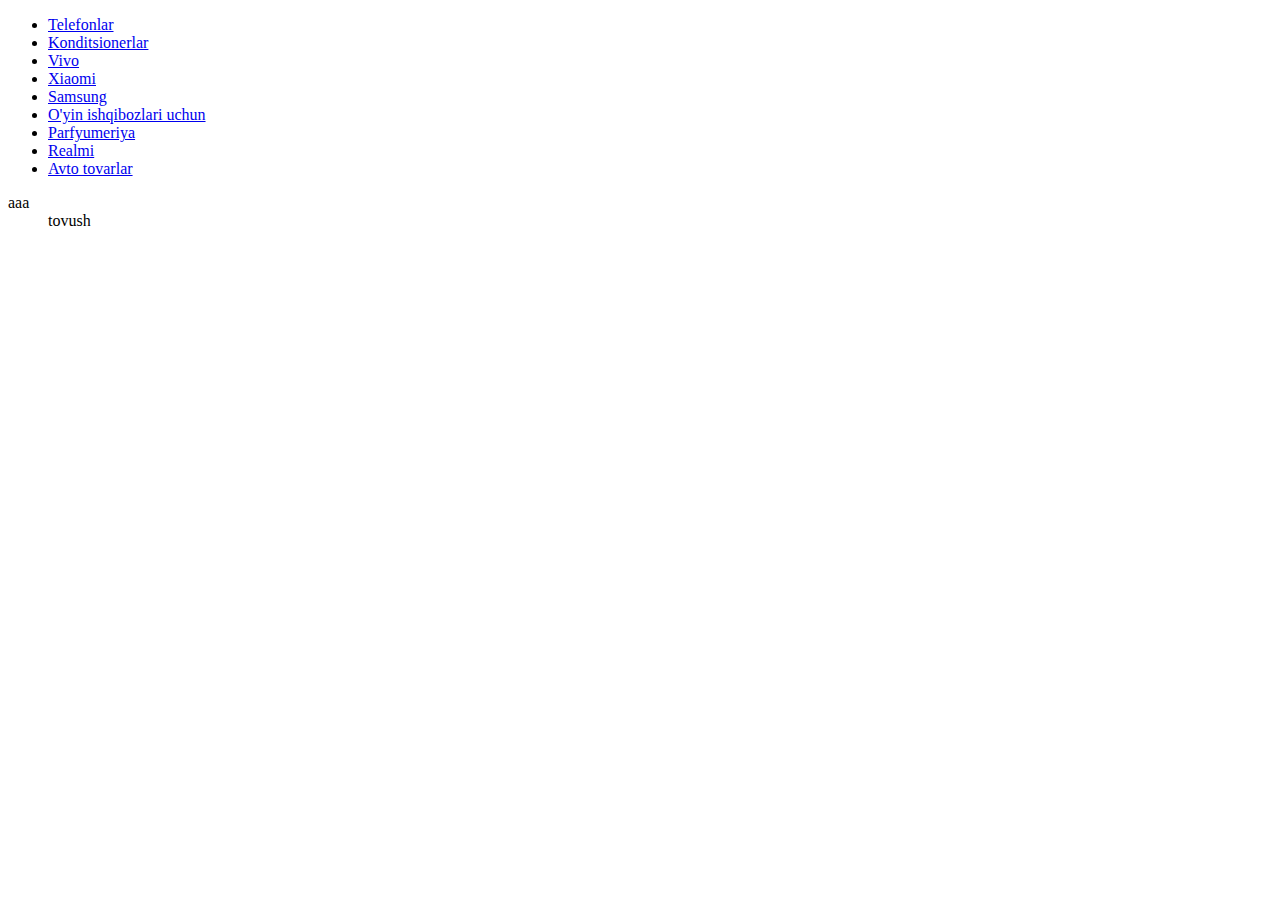
<file: 002/index.html>
<!DOCTYPE html>
<html lang="en">
<head>
    <meta charset="UTF-8">
    <meta name="viewport" content="width=device-width, initial-scale=1.0">
    <title>Document</title>
</head>
<body>
    <ul>
        <li><a href="#">Telefonlar</a></li>
        <li><a href="#">Konditsionerlar</a></li>
        <li><a href="#">Vivo</a></li>
        <li><a href="#">Xiaomi</a></li>
        <li><a href="#">Samsung</a></li>
        <li><a href="#">O'yin ishqibozlari uchun</a></li>
        <li><a href="#">Parfyumeriya</a></li>
        <li><a href="#">Realmi</a></li>
        <li><a href="#">Avto tovarlar</a></li>
    </ul>
    <dl>
        <dt>aaa</dt>
        <dd>tovush</dd>
    </dl>
</body>
</html>
</file>
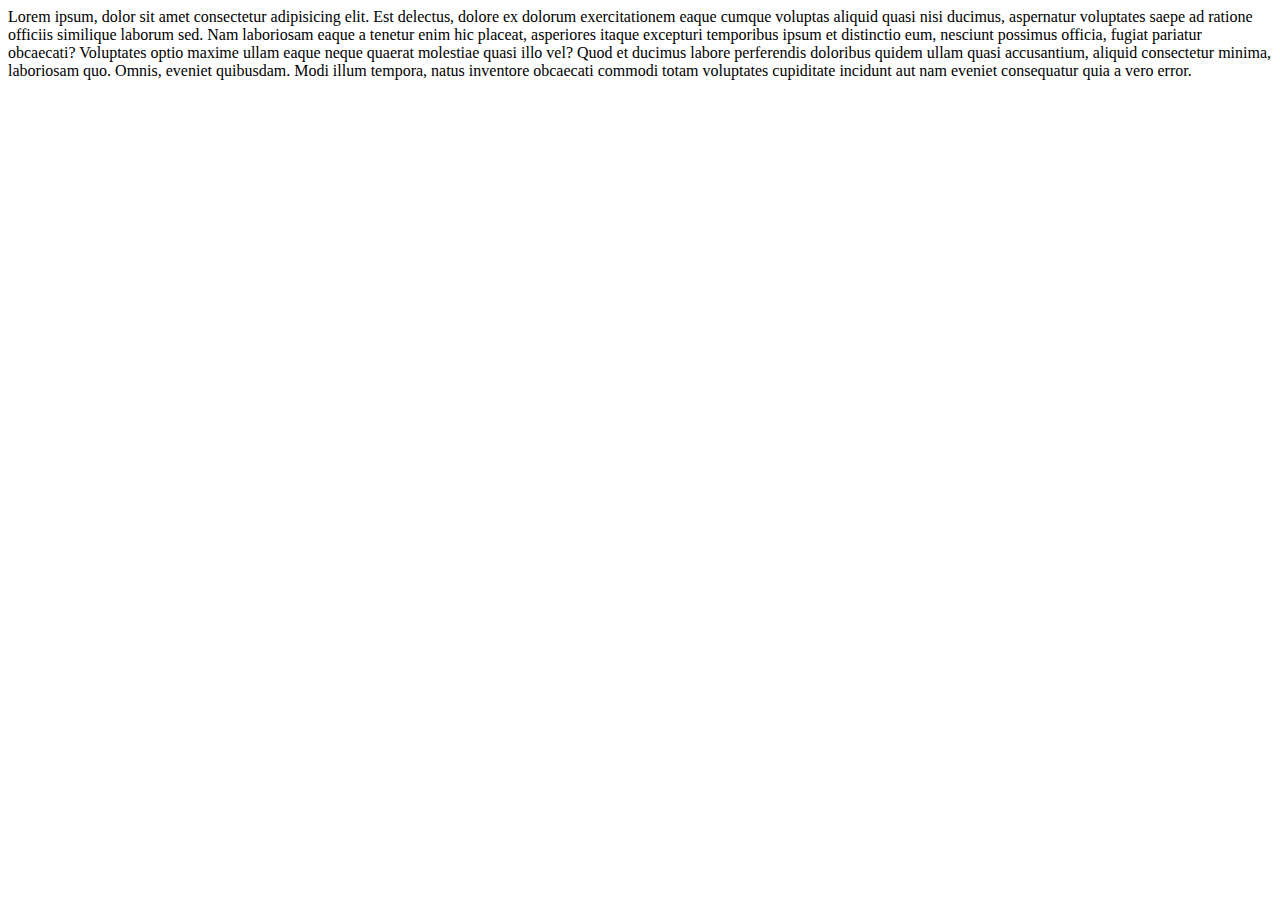
<file: demo-photo_gallery/index.html>
<!DOCTYPE html>
<html lang="en">
<head>
    <meta charset="UTF-8">
    <meta name="viewport" content="width=device-width, initial-scale=1.0">
    <title>Image Gallery</title>
</head>
<body>
    Lorem ipsum, dolor sit amet consectetur adipisicing elit. Est delectus, dolore ex dolorum exercitationem eaque cumque voluptas aliquid quasi nisi ducimus, aspernatur voluptates saepe ad ratione officiis similique laborum sed. Nam laboriosam eaque a tenetur enim hic placeat, asperiores itaque excepturi temporibus ipsum et distinctio eum, nesciunt possimus officia, fugiat pariatur obcaecati? Voluptates optio maxime ullam eaque neque quaerat molestiae quasi illo vel? Quod et ducimus labore perferendis doloribus quidem ullam quasi accusantium, aliquid consectetur minima, laboriosam quo. Omnis, eveniet quibusdam. Modi illum tempora, natus inventore obcaecati commodi totam voluptates cupiditate incidunt aut nam eveniet consequatur quia a vero error.
</body>
</html>
</file>
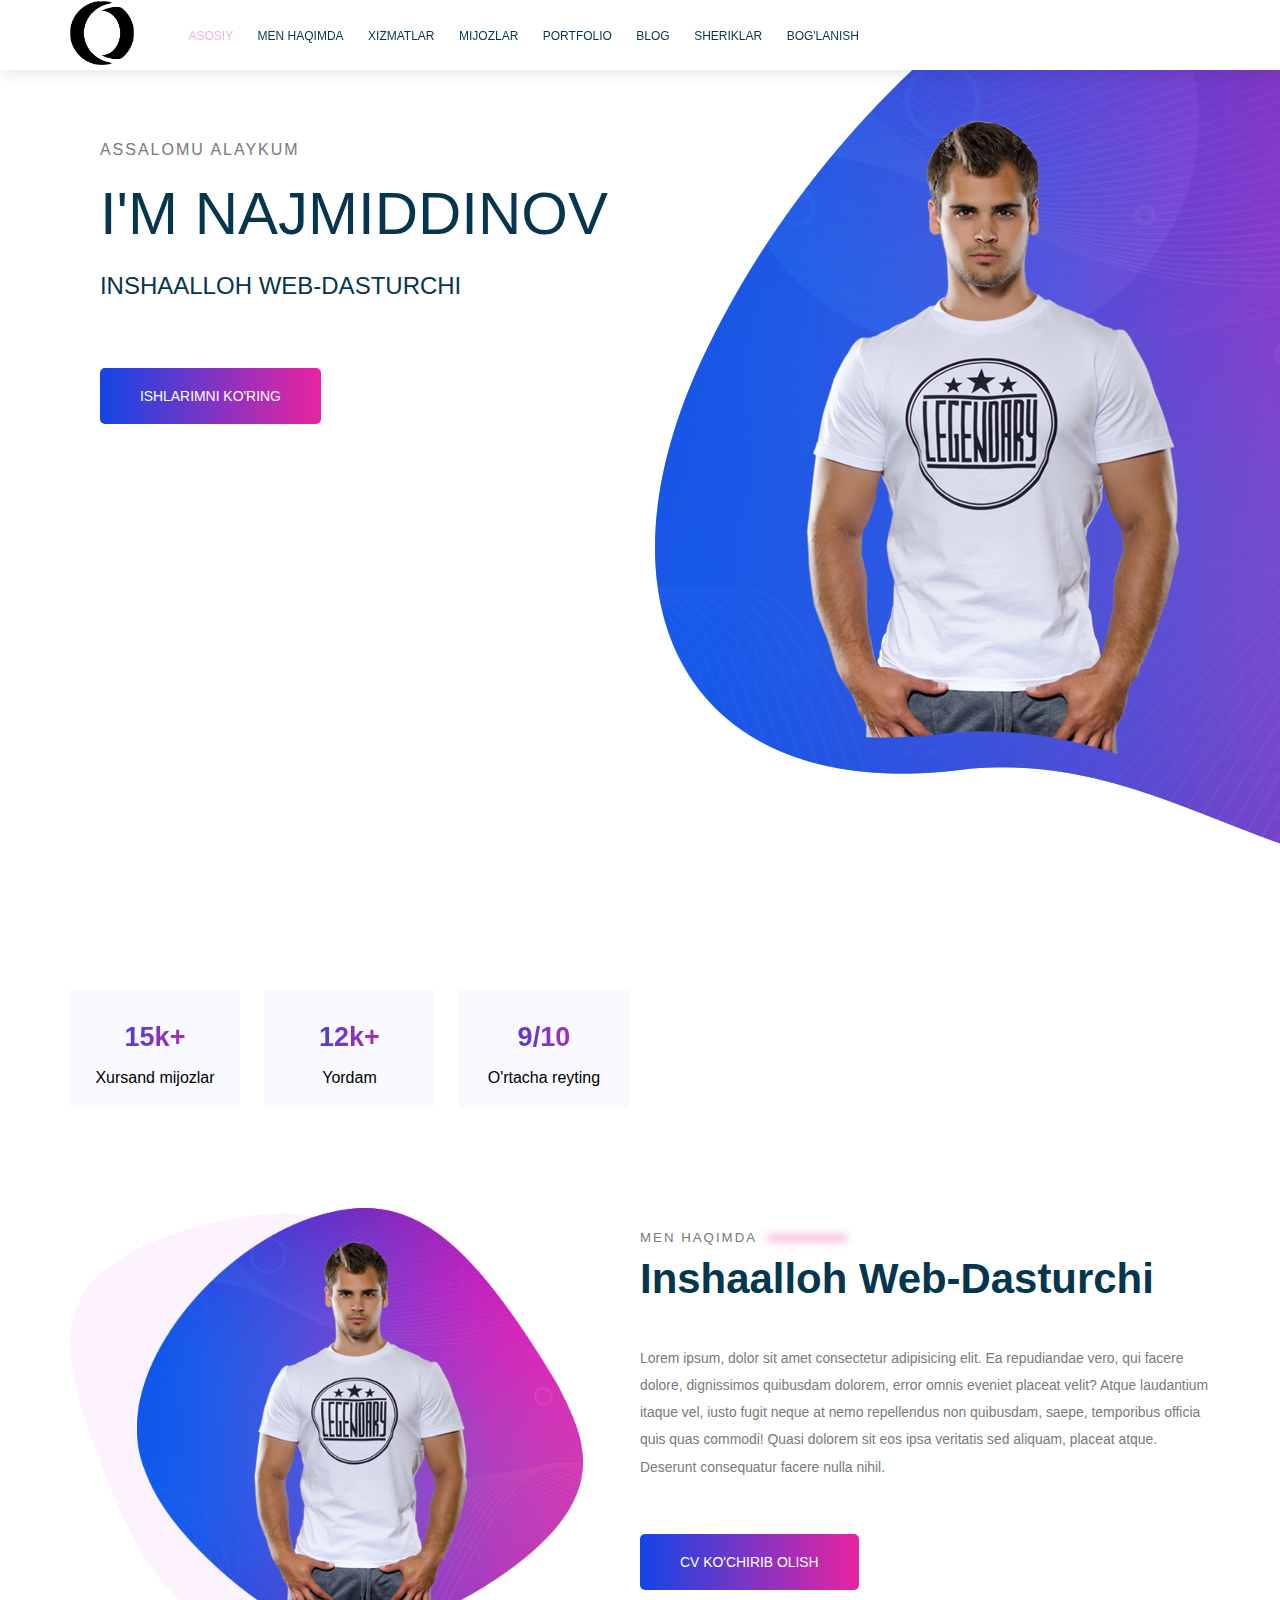
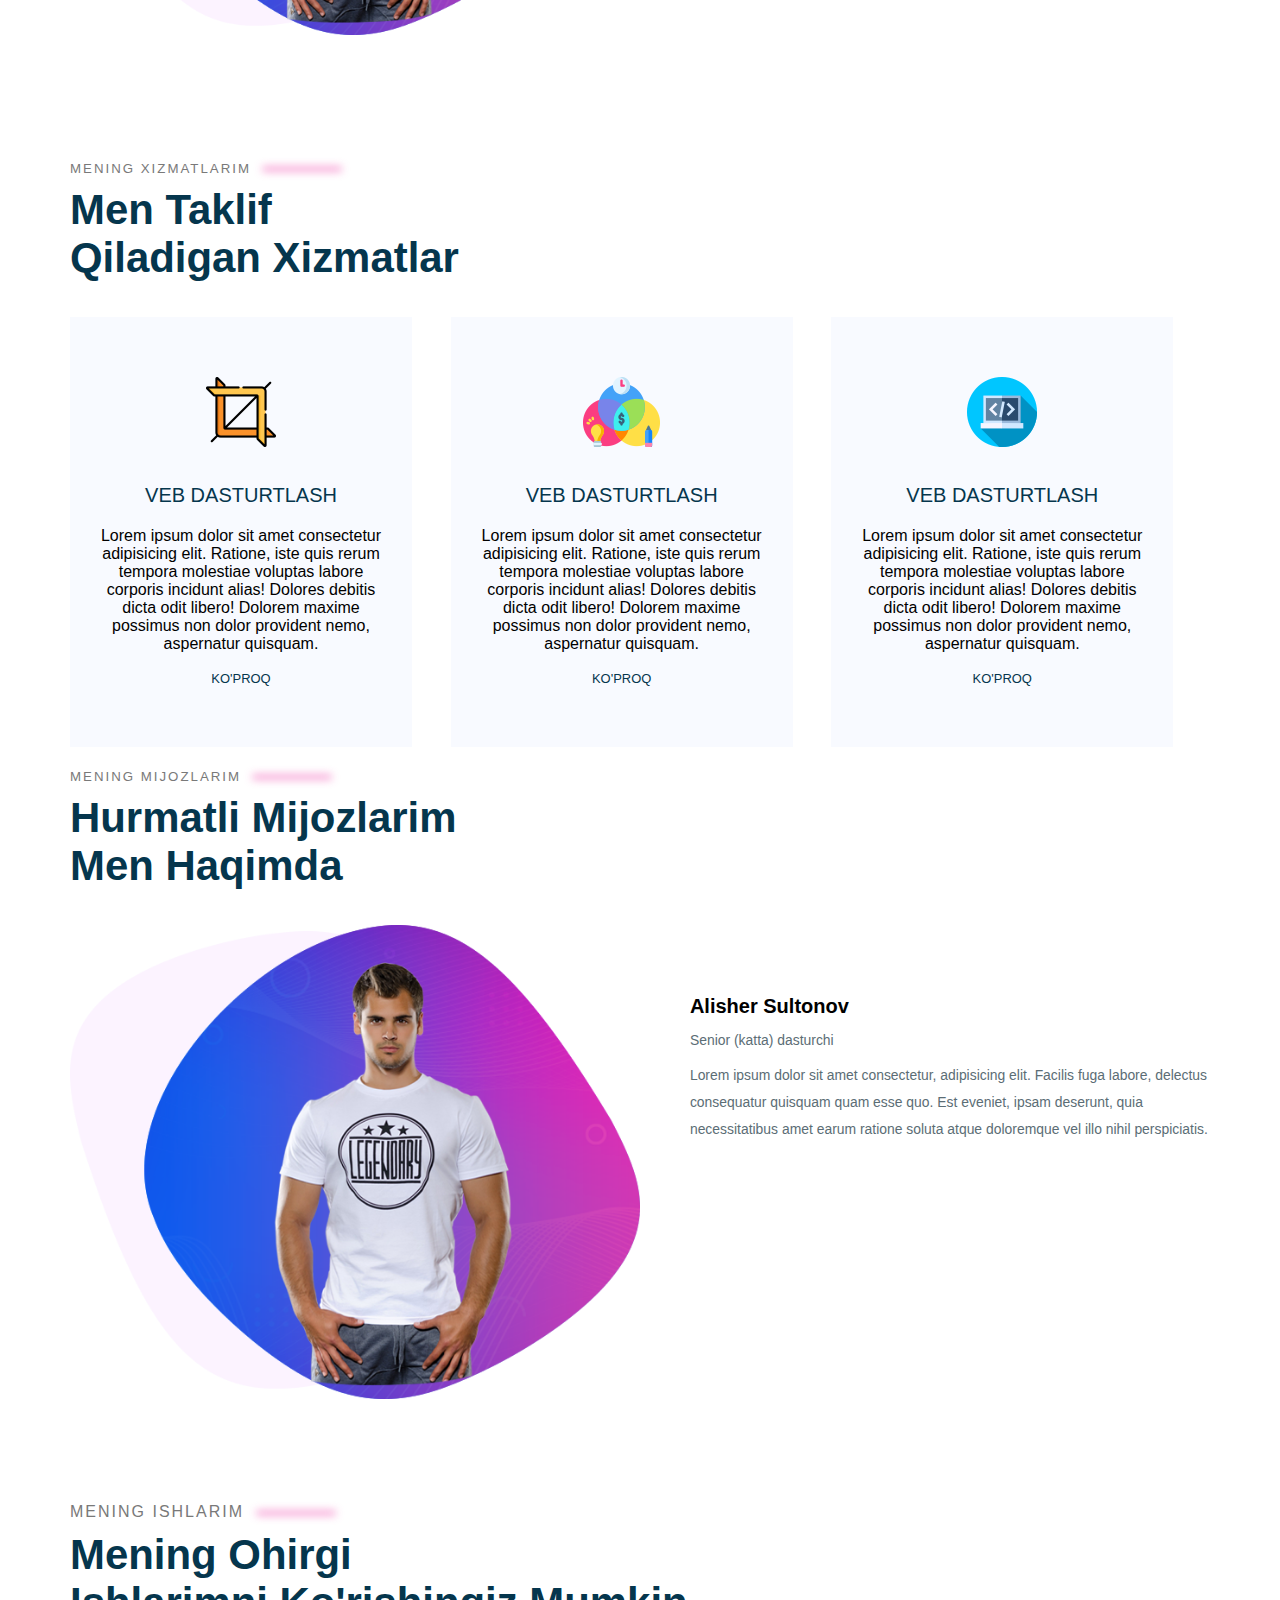
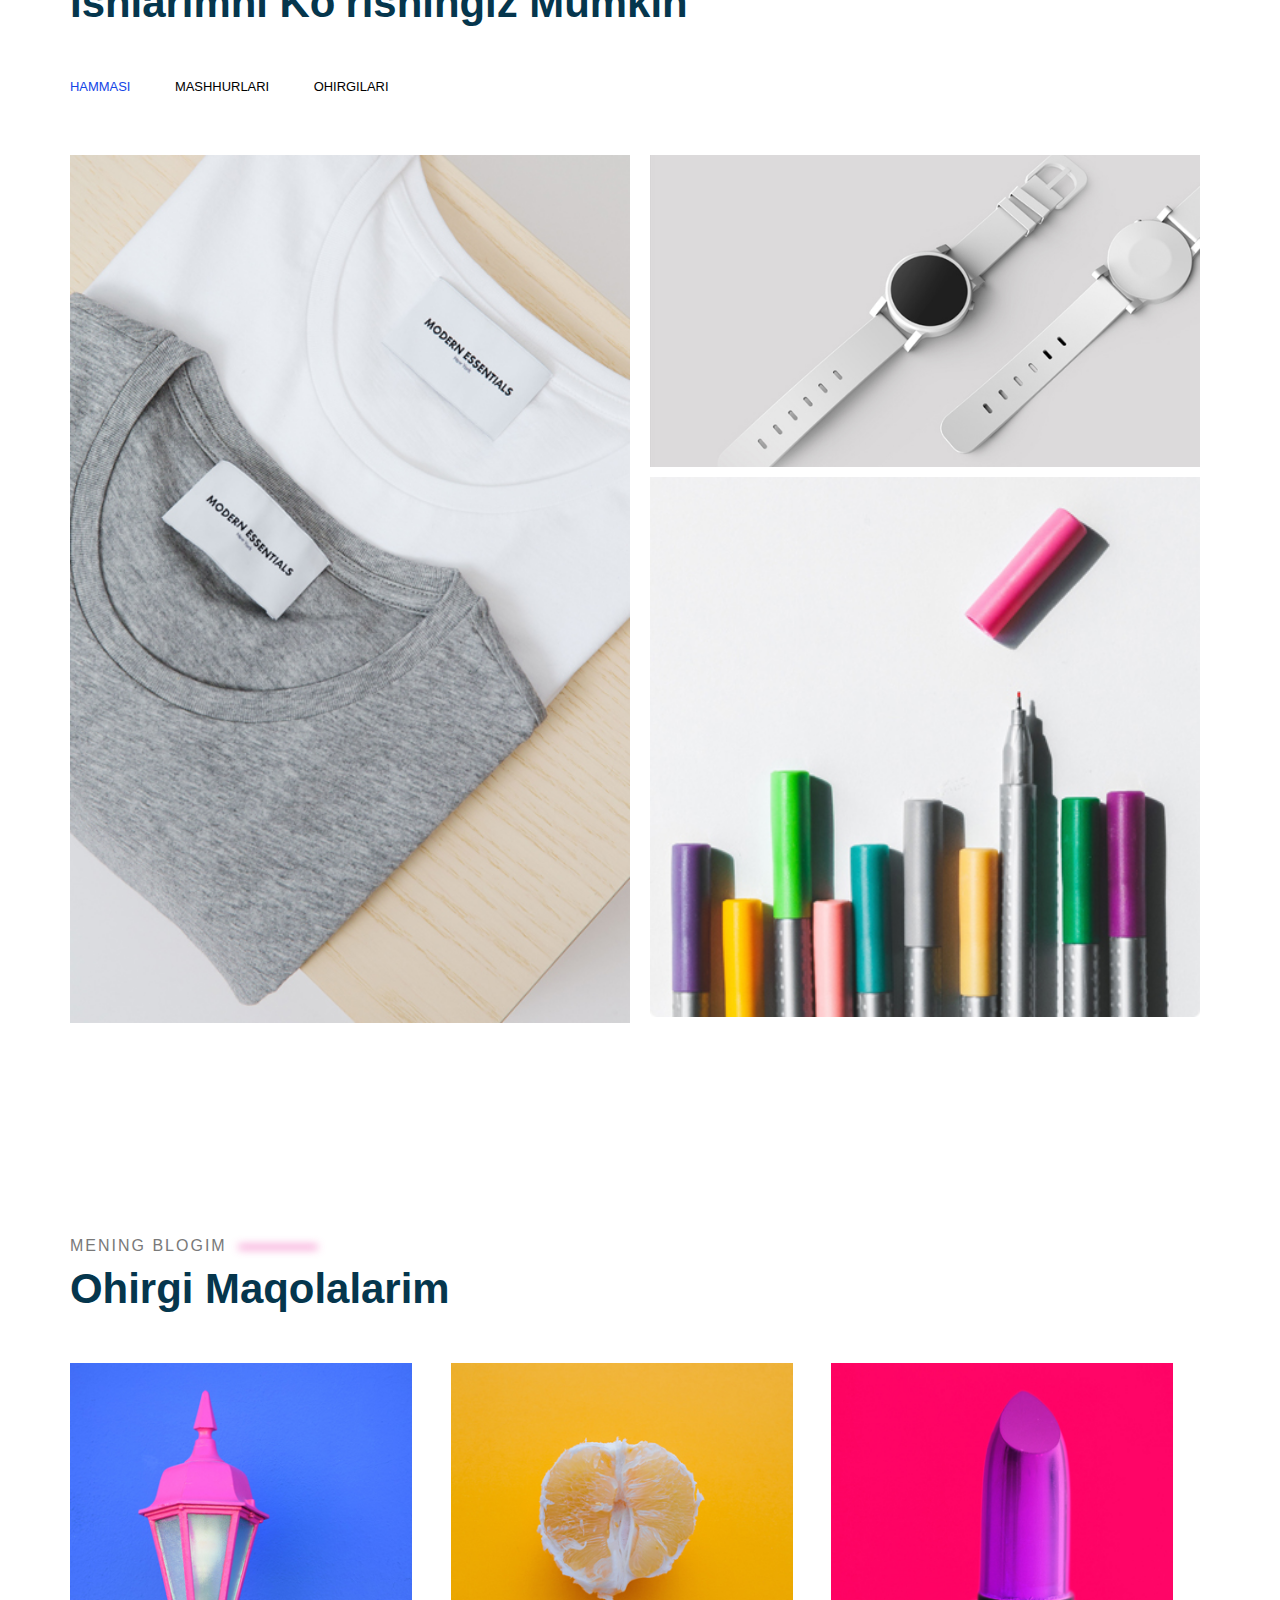
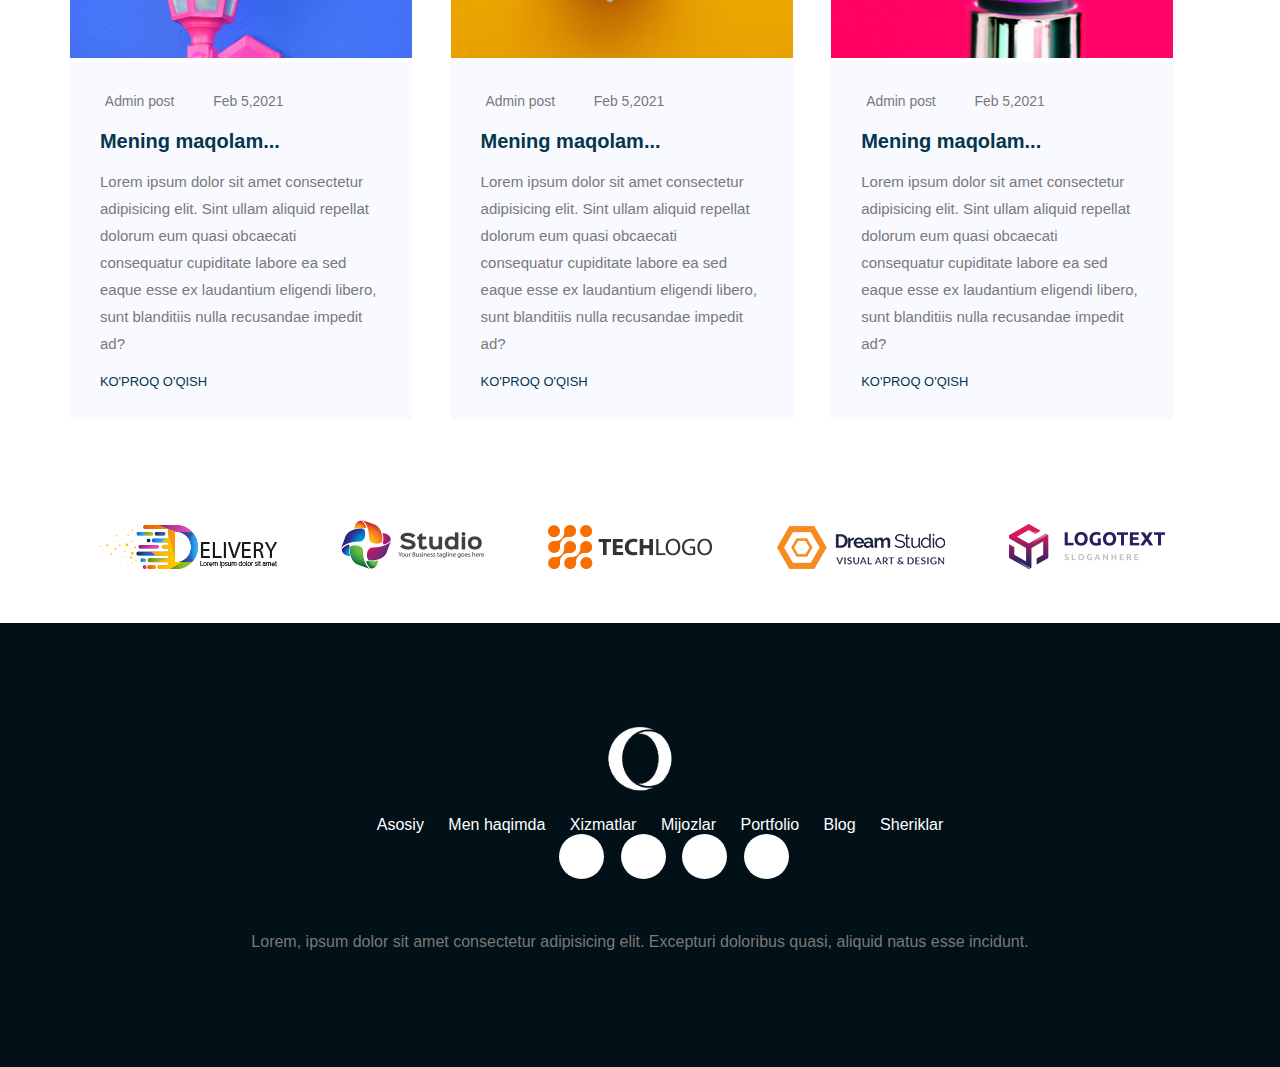
<file: LY/index.html>
<!DOCTYPE html>
<html lang="en">
<head>
    <meta charset="UTF-8">
    <meta http-equiv="X-UA-Compatible" content="IE=edge">
    <meta name="viewport" content="width=device-width, initial-scale=1.0">
    <link rel="stylesheet" href="./css/style.css">
    <link rel="stylesheet" href="./css/shared.css">
    <link rel="stylesheet" href="https://cdnjs.cloudflare.com/ajax/libs/font-awesome/6.3.0/css/all.min.css" integrity="sha512-SzlrxWUlpfuzQ+pcUCosxcglQRNAq/DZjVsC0lE40xsADsfeQoEypE+enwcOiGjk/bSuGGKHEyjSoQ1zVisanQ==" crossorigin="anonymous" referrerpolicy="no-referrer" />
    <title>LY</title>
</head>
<body>
  <!-- Header section -->
    <header class="main-header">
      <div class="container">
      <div class="main-header__brand">
        <a href="index.html">
          <img src="./Images/Logo.png" alt="Logo">
        </a>
      </div>
      <nav class="main-navigation">
          <ul class="main-navigation__items">
              <li class="main-navigation__item active">
                  <a href="./index.html">Asosiy</a>
              </li>
              <li class="main-navigation__item">
                  <a href="#">Men haqimda</a>
              </li>
              <li class="main-navigation__item">
                  <a href="#">Xizmatlar</a>
              </li>
              <li class="main-navigation__item">
                  <a href="#">Mijozlar</a>
              </li>
              <li class="main-navigation__item">
                  <a href="#">Portfolio</a>
              </li>
              <li class="main-navigation__item">
                  <a href="#">Blog</a>
              </li>
              <li class="main-navigation__item">
                  <a href="#">Sheriklar</a>
              </li>
              <li class="main-navigation__item">
                <a href="./contact.html">Bog'lanish</a>
              </li>
          </ul>
      </nav>
      </div>
    </header>
  <!-- /Header section -->

  <!-- Main section -->
  <div class="main-banner">
      <div class="container">
        <section id="main-section" class="main-section">
          <div class="main-section__info">
          <h4 class="main-section__welcome to-uppercase">Assalomu alaykum</h4>
          <h1 class="main-section__intrudiction to-uppercase">I'm Najmiddinov</h1>
          <h3 class="main-section__position to-uppercase">Inshaalloh web-dasturchi</h3>
          <div class="main-section__social-networks">
            <a href="https://youtube.com/olimjonnajmiddinov5739">
              <i class="fab fa-youtube"></i>
            </a>
            <a href="https://t.me/fbtuit_02_05_02">
              <i class="fab fa-telegram"></i>
            </a>
            <a href="https://instagram.com/olimjon_najmiddinov02">
              <i class="fa-brands fa-instagram"></i>
            </a>
            <a href="https://tiktok.com/@olimjonnajmiddin5">
              <i class="fa-brands fa-tiktok"></i>
            </a>
          </div>
          <button type="button" class="button main-section__action to-uppercase">
            Ishlarimni ko'ring
          </button>
          </div>
          <div class="main-section__image">
            <img src="./Images/me.png" alt="My image">
          </div>
        </section>
        <div class="clearfix"></div>
      </div>
  </div>
  <!-- /Main section -->

  <!-- Statistics -->
  <div class="container">
    <section id="statistics" class="statistics">
      <div class="statistics__item">
        <h3 class="statistics__number">
          15k+
        </h3>
        <p class="satatistics__title">
          Xursand mijozlar
        </p>
      </div>
      <div class="statistics__item">
        <h3 class="statistics__number">
          12k+
        </h3>
        <p class="satatistics__title">
          Yordam
        </p>
      </div>
      <div class="statistics__item">
        <h3 class="statistics__number">
          9/10
        </h3>
        <p class="satatistics__title">
          O'rtacha reyting
        </p>
      </div>
    </section>
  </div>
  <!-- /Statistics -->


  <!-- About me section -->
  <div class="container">
    <section id="about-me" class="about-me">
      <div class="about-me__image">
        <img src="./Images/about-me.png" alt="About me image">
      </div>
      <div class="about-me__info">
        <h5 class="section-subtitle">
          Men haqimda
          <span class="blur-line"></span>
        </h5>
        <h3 class="section-title">
          Inshaalloh web-dasturchi
        </h3>
        <p class="about-me__description">
          Lorem ipsum, dolor sit amet consectetur adipisicing elit. Ea repudiandae vero, qui facere dolore, dignissimos quibusdam dolorem, error omnis eveniet placeat velit? Atque laudantium itaque vel, iusto fugit neque at nemo repellendus non quibusdam, saepe, temporibus officia quis quas commodi! Quasi dolorem sit eos ipsa veritatis sed aliquam, placeat atque. Deserunt consequatur facere nulla nihil.
        </p>
        <button type="button" class="button to-uppercase about-me__action">
          CV ko'chirib olish
        </button>
      </div>
    </section>
    <div class="clearfix"></div>
  </div>
  <!-- /About me section -->

  <!-- Services section -->
  <div class="container">
    <section id="services" class="services">
      <h5 class="section-subtitle">
        Mening xizmatlarim
        <span class="blur-line"></span>
      </h5>
      <h2 class="section-title">
        Men taklif <br>
        qiladigan xizmatlar
      </h2>
      <div class="services__card">
        <div class="service-card">
          <img class="service-card__icon" src="./Images/service-1.png" alt="Service-1">
          <h5 class="service-card__title">Veb dasturtlash</h5>
          <p class="service-card__description">
            Lorem ipsum dolor sit amet consectetur adipisicing elit. Ratione, iste quis rerum tempora molestiae voluptas labore corporis incidunt alias! Dolores debitis dicta odit libero! Dolorem maxime possimus non dolor provident nemo, aspernatur quisquam.
          </p>
          <a href="#" class="service-card__link">
            Ko'proq
          </a>
        </div>
        <div class="service-card">
          <img class="service-card__icon" src="./Images/service-2.png" alt="Service-1">
          <h5 class="service-card__title">Veb dasturtlash</h5>
          <p class="service-card__description">
            Lorem ipsum dolor sit amet consectetur adipisicing elit. Ratione, iste quis rerum tempora molestiae voluptas labore corporis incidunt alias! Dolores debitis dicta odit libero! Dolorem maxime possimus non dolor provident nemo, aspernatur quisquam.
          </p>
          <a href="#" class="service-card__link">
            Ko'proq
          </a>
        </div>
        <div class="service-card">
          <img class="service-card__icon" src="./Images/service-3.png" alt="Service-1">
          <h5 class="service-card__title">Veb dasturtlash</h5>
          <p class="service-card__description">
            Lorem ipsum dolor sit amet consectetur adipisicing elit. Ratione, iste quis rerum tempora molestiae voluptas labore corporis incidunt alias! Dolores debitis dicta odit libero! Dolorem maxime possimus non dolor provident nemo, aspernatur quisquam.
          </p>
          <a href="#" class="service-card__link">
            Ko'proq
          </a>
        </div>
      </div>
    </section>
  </div>
  <!-- /Services section -->


  <!-- Clients section -->
    <div class="container">
      <section id="clients">
        <h5 class="section-subtitle">
          Mening mijozlarim
          <span class="blur-line"></span>
        </h5>
        <h2 class="section-title">
          Hurmatli mijozlarim <br>
          men haqimda
        </h2>
        <div class="client-items">
          <div class="client-item">
            <div class="client-item__image">
              <img src="./Images/about-me.png" alt="Client image">
            </div>
            <div class="client-item__info">
              <h3 class="client-item__name">
                Alisher Sultonov
              </h3>
              <p class="client-item__position">
                Senior (katta) dasturchi
              </p>
              <p class="client-item__review">
              Lorem ipsum dolor sit amet consectetur, adipisicing elit. Facilis fuga labore, delectus consequatur quisquam quam esse quo. Est eveniet, ipsam deserunt, quia necessitatibus amet earum ratione soluta atque doloremque vel illo nihil perspiciatis.
              </p>
              <div class="client-item__rate">
                <i class="fas fa-star "></i>
                <i class="fas fa-star "></i>
                <i class="fas fa-star "></i>
                <i class="fas fa-star "></i>
                <i class="fas fa-star disabled"></i>
              </div>
            </div>
          </div>
        </div>
      </section>
      <div class="clearfix"></div>
    </div>
  <!-- /Clients section -->

  <!-- Portfolio section -->
  <div class="container">
    <section id="portfolio" class="portfolio">
      <div class="section-subtitle">
        Mening ishlarim
        <span class="blur-line"></span>
      </div>
      <div class="section-title">
        Mening ohirgi <br>
        ishlarimni ko'rishingiz mumkin
      </div>
      <ul class="portfolio-filters">
        <li class="active">
          Hammasi
        </li>
        <li>
          Mashhurlari
        </li>
        <li>
          Ohirgilari
        </li>
      </ul>
      <div class="portfolio-items">
        <div class="portfolio-item portfolio-item-1">
          <img src="./Images/portfolio-1.jpg" alt="Portfolio image 1" class="portfolio-item__image">
          <div class="portfolio-item__overlay"></div>
          <div class="portfolio-item__info">
            <h4>
              <a href="#">Portfolio item 1</a>
            </h4>
            <p>
              Ishlarim haqida
            </p>
          </div>
        </div>
        <div class="portfolio-item  portfolio-item-2">
          <img src="./Images/portfolio-2.jpg" alt="Portfolio image 2" class="portfolio-item__image">
          <div class="portfolio-item__overlay"></div>
          <div class="portfolio-item__info">
            <h4>
              <a href="#">Portfolio item 2</a>
            </h4>
            <p>
              Ishlarim haqida
            </p>
          </div>
        </div>
        <div class="portfolio-item  portfolio-item-3">
          <img src="./Images/portfolio-3.jpg" alt="Portfolio image 3" class="portfolio-item__image">
          <div class="portfolio-item__overlay"></div>
          <div class="portfolio-item__info">
            <h4>
              <a href="#">Portfolio item 3</a>
            </h4>
            <p>
              Ishlarim haqida
            </p>
          </div>
        </div>
      </div>
    </section>
  </div>
  <!-- /Portfolio section -->

  <!-- Blog section -->
  <div class="container">
    <section id="blog" class="blog">
      <div class="section-subtitle">
        Mening blogim
        <span class="blur-line"></span>
      </div>
      <div class="section-title">
        Ohirgi maqolalarim
      </div>
      <div class="blog-items">
        <div class="blog-item">
          <div class="blog-item__image">
            <img src="./Images/blog-1.jpg" alt="Blog 1 image">
          </div>
          <div class="blog-item__info">
            <div class="blog-item__main-info">
              <span class="blog-item__author">
                <i class="fa fa-user"></i>
                Admin post
              </span>
              <span class="blog-item__date">
                <i class="fa fa-calendar"></i>
                Feb 5,2021
              </span>
            </div>
            <h5 class="blog-item__title">
              Mening maqolam...
            </h5>
            <p class="blog-item__description">
              Lorem ipsum dolor sit amet consectetur adipisicing elit. Sint ullam aliquid repellat dolorum eum quasi obcaecati consequatur cupiditate labore ea sed eaque esse ex laudantium eligendi libero, sunt blanditiis nulla recusandae impedit ad?
            </p>
            <a class="blog-item__learn-more">
              Ko'proq o'qish
            </a>
          </div>
        </div>
        <div class="blog-item">
          <div class="blog-item__image">
            <img src="./Images/blog-2.jpg" alt="Blog 1 image">
          </div>
          <div class="blog-item__info">
            <div class="blog-item__main-info">
              <span class="blog-item__author">
                <i class="fa fa-user"></i>
                Admin post
              </span>
              <span class="blog-item__date">
                <i class="fa fa-calendar"></i>
                Feb 5,2021
              </span>
            </div>
            <h5 class="blog-item__title">
              Mening maqolam...
            </h5>
            <p class="blog-item__description">
              Lorem ipsum dolor sit amet consectetur adipisicing elit. Sint ullam aliquid repellat dolorum eum quasi obcaecati consequatur cupiditate labore ea sed eaque esse ex laudantium eligendi libero, sunt blanditiis nulla recusandae impedit ad?
            </p>
            <a class="blog-item__learn-more">
              Ko'proq o'qish
            </a>
          </div>
        </div>
        <div class="blog-item">
          <div class="blog-item__image">
            <img src="./Images/blog-3.jpg" alt="Blog 1 image">
          </div>
          <div class="blog-item__info">
            <div class="blog-item__main-info">
              <span class="blog-item__author">
                <i class="fa fa-user"></i>
                Admin post
              </span>
              <span class="blog-item__date">
                <i class="fa fa-calendar"></i>
                Feb 5,2021
              </span>
            </div>
            <h5 class="blog-item__title">
              Mening maqolam...
            </h5>
            <p class="blog-item__description">
              Lorem ipsum dolor sit amet consectetur adipisicing elit. Sint ullam aliquid repellat dolorum eum quasi obcaecati consequatur cupiditate labore ea sed eaque esse ex laudantium eligendi libero, sunt blanditiis nulla recusandae impedit ad?
            </p>
            <a class="blog-item__learn-more">
              Ko'proq o'qish
            </a>
          </div>
        </div>
      </div>
    </section>
  </div>
  <!-- /Blog section -->


  <!-- Partners section -->
  <div class="container">
    <section id="partners" class="partners">
      <div class="partner">
        <img src="./Images/partner-1.png" alt="">
      </div>
      <div class="partner">
        <img src="./Images/partner-2.png" alt="">
      </div>
      <div class="partner">
        <img src="./Images/partner-3.png" alt="">
      </div>
      <div class="partner">
        <img src="./Images/partner-4.png" alt="">
      </div>
      <div class="partner">
        <img src="./Images/partner-5.png" alt="">
      </div>
    </section>
  </div>
  <!-- /Partners section -->

  <!-- Footer section -->
  <footer class="footer">
      <div class="container">
        <div class="footer__brand">
          <img src="./Images/Logo2.png" alt="Logo">
        </div>
          <nav class="footer__navigation">
              <ul class="footer__navigation-items">
                  <li class="footer__navigation-item">
                      <a href="#">Asosiy</a>
                  </li>
                  <li class="footer__navigation-item">
                      <a href="#">Men haqimda</a>
                  </li>
                  <li class="footer__navigation-item">
                      <a href="#">Xizmatlar</a>
                  </li>
                  <li class="footer__navigation-item">
                      <a href="#">Mijozlar</a>
                  </li>
                  <li class="footer__navigation-item">
                      <a href="#">Portfolio</a>
                  </li>
                  <li class="footer__navigation-item">
                      <a href="#">Blog</a>
                  </li>
                  <li class="footer__navigation-item">
                      <a href="#">Sheriklar</a>
                  </li>
                  <ul class="footer__socials">
                    <li class="footer__social">
                      <a href="#">
                        <i class="fab fa-youtube"></i>
                      </a>
                    </li>
                    <li class="footer__social">
                      <a href="#">
                        <i class="fab fa-telegram"></i>
                      </a>
                    </li>
                    <li class="footer__social">
                      <a href="#">
                        <i class="fab fa-instagram"></i>
                      </a>
                    </li>
                    <li class="footer__social">
                      <a href="#">
                        <i class="fab fa-tiktok"></i>
                      </a>
                    </li>
                  </ul>
              </ul>
              <p class="footer__text">
                Lorem, ipsum dolor sit amet consectetur adipisicing elit. Excepturi doloribus quasi, aliquid natus esse incidunt.
              </p>
          </nav>
      </div>
</footer>
  <!-- /Footer section -->
</body>
</html>
</file>
<file: LY/css/style.css>
/* Main section */
.main-banner{
    background: url('../Images/main-banner.png') no-repeat top center;
    background-position: center;
    background-size: cover;
    min-height: 890px;
}

.main-section{
    padding: 7.5rem 1.87rem;
}

.main-section > div{
    width: 50%;
    float: left;
}

.main-section__image{
    text-align: right;
}

.main-section__welcome{
    font-size: 1rem ;
    font-weight: 400;
    margin-bottom: 1.25rem;
    letter-spacing: 2px;
    color: #797979;
}

.main-section__welcome{
    font-size: 16px;
    font-weight: 400;
    margin-bottom: 20px;
    letter-spacing: 2px;
    color: #797979;
}

.main-section__intrudiction{
    margin-top: 1.25rem;  
    font-size: 3.75rem;
    font-weight: 500;
    margin-bottom: 1.25rem;
    color: #05364E 
}

.main-section__position{
    color: #05364E;
    font-size: 1.5rem;
    font-weight: 300;
    margin-bottom: 1.25rem;
}

.main-section__social-networks a{
    color: #8FA1AA;
    font-size: 1.25rem;
    display: inline-block;
    margin-right: 1rem;
    cursor: pointer;
}

.main-section__social-networks a:hover{
    color: #1C44E4;
}

.main-section__action{
    margin-top: 1.87rem;
}

/* Statistics section */
.statistics{
    padding-top: 6.25rem;
}

.statistics__item{
    display: inline-block;
    width: 150px;
    background-color: #F8FAFF;
    text-align: center;
    padding: 0.32rem 0.625rem;
    margin-right: 1.25rem;
}

.statistics__number{
    font-size: 1.69rem;
    margin-bottom: 0.32rem;
    background: linear-gradient(90deg, #1345e6, #ed239f 100%);
    -webkit-background-clip: text;
    -webkit-text-fill-color: transparent;
}

.statistics__title{
    font-size: 1rem;
    color: #797979;
    font-weight: 300;
}


/* About me section */
.about-me{
    padding: 6.25rem 0;
}

.about-me > div{
    width: 50%;
    float: left;
}

.about-me__image img{
    width: 90%;
    border-radius: 25%;
}
.about-me__description{
    font-size: 0.87rem;
    font-weight: 300;
    color: #797979;
    line-height: 1.69rem;
}

.about-me__action{
    margin-top: 2.5rem;
}

/* Services section */
.services{
    padding-top: 6.25rem;
}

.service-card{
    display: inline-block;
    width: 30%;
    padding: 3.75rem 1.87rem;
    background-color: #F8FAFF;
    margin-right: 3%;
    text-align: center;
    box-sizing: border-box;
    transition: .7s;
}

.service-card__title{
    color: #05364D;
    font-size: 1.25rem;
    font-weight: 500;
    margin-bottom: 1.25rem;
    text-transform: uppercase;
}

.service-card__describtion{
    font-size: 0.87rem;
    line-height: 1.68rem;
    font-weight: 300;
    color: #797979;
}

.service-card__link{
    font-size: 0.81rem;
    font-weight: 500;
    text-transform: uppercase;
    color: #05364D;
    text-decoration: none;
}

.service-card:hover{
    background-color: #5F30FF;
}

.service-card:hover .service-card__title,
.service-card:hover .service-card__description,
.service-card:hover .service-card__link{
    color: #FFFFFF;
}


/* Clients section styles */
.clients{
    padding-top: 6.25rem;
}

.client-item > div{
    width: 50%;
    float: left;
    box-sizing: border-box;
}

.client-item__image img{
    width: 100%;
}

.client-item__info{
    padding-top: 3.12rem;
    padding-left: 3.12rem;
}

.client-item__name{
    font-size: 1.25rem;
    margin-bottom: 0.25rem;
}

.client-item__position{
    font-size: 0.87rem;
    font-weight: 300;
    color: #5B6D75;
}

.client-item__review{
    font-size: 0.87rem;
    line-height: 1.68rem;
    font-weight: 300;
    color: #5B6D75;
}

.client-item__rate{
    color: #FFD805
}

.client-item .disabled {
    color: #AEB9BE
}

/* Portfolio section style */
.portfolio{
    padding: 6.25rem 0;
}

.portfolio-filters{
    list-style: none;
    padding-left: 0;
    margin-top: 3.12rem;
}

.portfolio-filters li{
    display: inline-block;
    padding-left: 0;
    margin-right: 2.5rem;
    font-size: 0.81rem;
    font-weight: 40;
    text-transform: uppercase;
    cursor: pointer;
}

.portfolio-filters li:hover,
.portfolio-filters li.active{
    color: #1345e6;
}

.portfolio-items{
    position: relative;
    margin-top: 3.125rem;
}

.portfolio-item{
    position: relative;
    display: inline-block;
    cursor: pointer;
    width: 50%;
    padding: 0.625rem;
    box-sizing: border-box;
}       

.portfolio-item-1{
    padding-left: 0;
}

.portfolio-item-2{
    position: absolute;
    right: 0;
    top: 0;
}

.portfolio-item-3{
    position: absolute;
    right: 0;
    top: 322px;
}


.portfolio-item__image{
    width: 100%;
}

.portfolio-item__overlay{
    position: absolute;
    left: 0;
    top: 0;
    height: 100%;
    width: 100%;
    background-color: rgb(19,69,230,0.9);
    visibility: hidden;
    z-index: 1;
    transition: .3s;
}

.portfolio-item__info{
    position: absolute;
    bottom: 44px;
    left: 80px;
    color: white;
    visibility: hidden;
    z-index: 1;
    transition: .3s;
}

.portfolio-item__info a{
    color: white;
    text-decoration: none;
}

.portfolio-item:hover .portfolio-item__overlay{
    visibility: visible;
    top: 20px;
    left: 20px;
}

.portfolio-item:hover .portfolio-item__info{
    visibility: visible;
    bottom: 24px;
    left: 60px;
}
/* /Portfolio section style */

/* Blog section styles */
.blog{
    padding-top: 6.25rem;
}

.blog-items{
    margin-top: 3.125rem;
}

.blog-item{
    display: inline-block;
    width: 30%;
    margin-right: 3%;
    box-sizing: border-box;
    transition: all .5S;
}

.blog-item:hover{
    box-shadow: 0px 10px 20px rgb(5, 54, 77 );
}

.blog-item:hover .blog-item__info{
    background-color: white;
}

.blog-item__image img{
    width: 100%;
}

.blog-item__info{
    background-color: #F8FAFF;
    padding: 1.87rem;
    color: #797979;
    transition: all.3S;
}

.blog-item__main-info span{
    font-size: 0.87rem;
    margin-right: 1.87rem;
    font-weight: lighter;
}

.blog-item__info i{
    margin-right: 0.31rem;
}

.blog-item__title{
    font-size: 1.25rem;
    margin-top: 1.25rem;
    margin-bottom: 0.94rem;
    color: #05364D;
    font-weight: 700;
}

.blog-item__description{
    line-height: 1.69rem;
    font-weight: lighter;
    font-size: 0.94rem;
}

.blog-item__learn-more{
    font-size: 0.81rem;
    font-weight: 500;
    text-transform: uppercase;
    color: #05364D;
    cursor:pointer;
    transition: all .3s;
}

.blog-item__learn-more:hover{
    color: #ED239F;
}
/* /Blog section styles */

/* Partners section styles */
.partners{
    padding-top: 6.25rem;
}

.partner{
    display: inline-block;
    padding: 0 1.87rem;
}
/* /Partners section styles */

@media only screen and (max-width: 767px){
    .main-banner{
        background: none;
        min-height: auto;
    }
    .main-section__image{
        display: none;
    }
}
</file>
<file: LY/css/shared.css>
/* Core styles */
body{
    font-family: sans-serif;
    margin: 0;
}

.container{
    width: 1140px;
    margin: 0 auto;
}

.section-subtitle{
    letter-spacing: 2px;
    font-weight: 500;
    margin-bottom: 0.625rem;
    color: #797979;
    text-transform: uppercase;
}

.section-title{
    margin-top: 0.32rem;
    font-size: 2.62rem;
    font-weight: 700;
    text-transform: capitalize;
    color: #05364D;
}

.button{
    border: none;
    background: linear-gradient(to right, #1345e6 0%, #ed239f 51%, #1345e6 100%);
    background-size: 200% auto;
    color: #FFFFFF;
    font-weight: 500;
    font-size: 0.87rem;
    padding: 1.25rem 2.5rem;
    cursor: pointer;
    border-radius: 5px;
    transition: .7s;
}

.button:hover{
    background-position: right center;
}

.blur-line{
    display: inline-block;
    position: relative;
    top: -2px;
    margin-left: 0.32rem;
    width: 80px;
    height: 4px;
    background-color: rgba(237, 35, 159, 0.6);
    filter: blur(4px);
    border-radius: 4px;
}


/* Main header styles */
.main-header{
    position: fixed;
    background-color: #fff;
    top: 0;
    left: 0;
    width: 100%;
    box-shadow: 0px 3px 16px 0px rgb(0 0 0 / 10%);
    z-index: 10;
}

.main-header__brand{
    display: inline-block;
    vertical-align: middle;
}

.main-header__brand img{
    width: 64px; 
}

.main-navigation{
    display: inline-block;
    vertical-align: middle;
}

.main-navigation__item{
    display: inline-block;
    padding: 0.625rem;
}

.main-navigation__item a{
    color: #05364E;
    text-decoration: none;
    text-transform: uppercase;
    font-size: 0.75rem;
    font-weight: 500;
}

.main-navigation__item a:hover{
    color: #EFB6DF;
}

.main-navigation__item.active a{
    color:#EFB6DF;
}

.to-uppercase{
    text-transform: uppercase;
}

.clearfix{
    clear: both;
}

/* Footer section style */

.footer{
    padding: 100px 0;
    margin-top: 50px;
    background-color: #021017;
    text-align: center;

}

.footer__brand img{
    width: 128px;
}

.footer__navigation-items{
    margin-bottom: 50px;
}

.footer__navigation-item{
    display: inline-block;
    padding: 0 10px;
}

.footer__navigation-item a{
    color: white;
    text-decoration: none;

}

.footer__socials{
    list-style: none;
}

.footer__social{
    display: inline-block;
    width: 45px;
    height: 45px;
    line-height: 45px;
    text-align: center;
    background: #FFF;
    border-radius: 36px;
    color: #05364D;
    font-size: 1rem;
    margin-right: 12px;
    transition: all .3s;
}

.footer__social a{
    color: #021017;
}

.footer__social:hover{
    background: linear-gradient(90deg, #1345E6 0%, #ED239F 100%);
}

.footer__social:hover i{
    color: white;
}

.footer__social i{
    transition: all .3s;
}

.footer__text{
    color: #797979;
}

@media only screen and (max-width: 767px){
    .container{
        width: 96%;
    }
    .main-navigation{
        display: none;
    }
}

/* /Footer section style */
</file>
